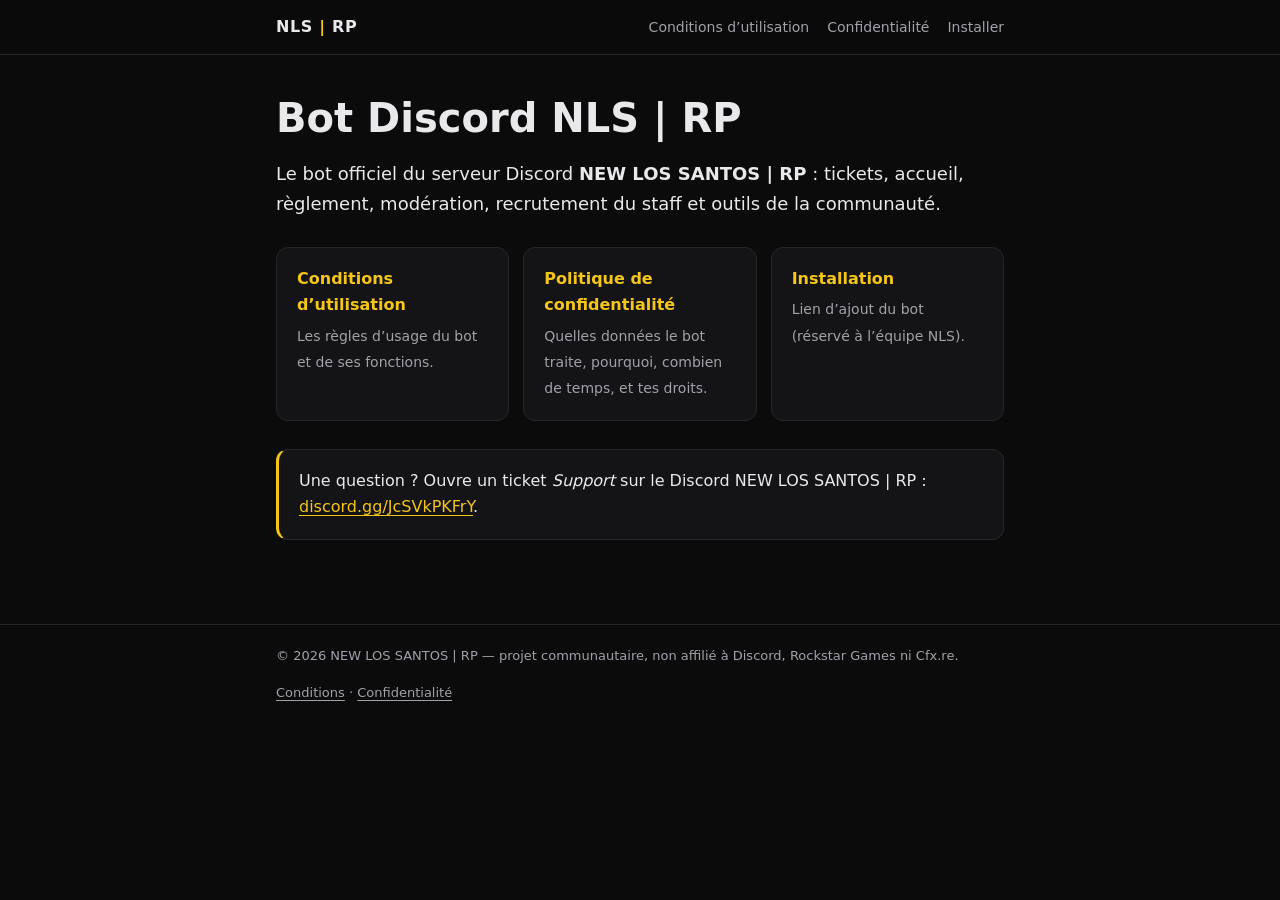
<file: index.html>
<!doctype html>
<html lang="fr">
<head>
  <meta charset="utf-8">
  <meta name="viewport" content="width=device-width, initial-scale=1">
  <title>NLS | RP — Bot Discord</title>
  <meta name="description" content="Informations légales du bot Discord NLS | RP du serveur NEW LOS SANTOS | RP : conditions d’utilisation, politique de confidentialité et installation.">
  <link rel="stylesheet" href="assets/style.css">
  <link rel="icon" href="assets/favicon.svg" type="image/svg+xml">
</head>
<body>
  <header class="topbar">
    <div class="wrap">
      <a class="brand" href="./">NLS <span>|</span> RP</a>
      <nav aria-label="Navigation principale">
        <a href="conditions/">Conditions d’utilisation</a>
        <a href="confidentialite/">Confidentialité</a>
        <a href="installer/">Installer</a>
      </nav>
    </div>
  </header>

  <main class="wrap">
    <h1>Bot Discord NLS | RP</h1>
    <p class="lead">Le bot officiel du serveur Discord <strong>NEW LOS SANTOS | RP</strong> : tickets, accueil, règlement, modération, recrutement du staff et outils de la communauté.</p>

    <div class="grid">
      <a class="card" href="conditions/">
        <strong>Conditions d’utilisation</strong>
        <span>Les règles d’usage du bot et de ses fonctions.</span>
      </a>
      <a class="card" href="confidentialite/">
        <strong>Politique de confidentialité</strong>
        <span>Quelles données le bot traite, pourquoi, combien de temps, et tes droits.</span>
      </a>
      <a class="card" href="installer/">
        <strong>Installation</strong>
        <span>Lien d’ajout du bot (réservé à l’équipe NLS).</span>
      </a>
    </div>

    <div class="card note">
      Une question ? Ouvre un ticket <em>Support</em> sur le Discord NEW LOS SANTOS | RP :
      <a href="https://discord.gg/JcSVkPKFrY" rel="noopener">discord.gg/JcSVkPKFrY</a>.
    </div>
  </main>

  <footer>
    <div class="wrap">
      <span>© 2026 NEW LOS SANTOS | RP — projet communautaire, non affilié à Discord, Rockstar Games ni Cfx.re.</span>
      <span><a href="conditions/">Conditions</a> · <a href="confidentialite/">Confidentialité</a></span>
    </div>
  </footer>
</body>
</html>
</file>
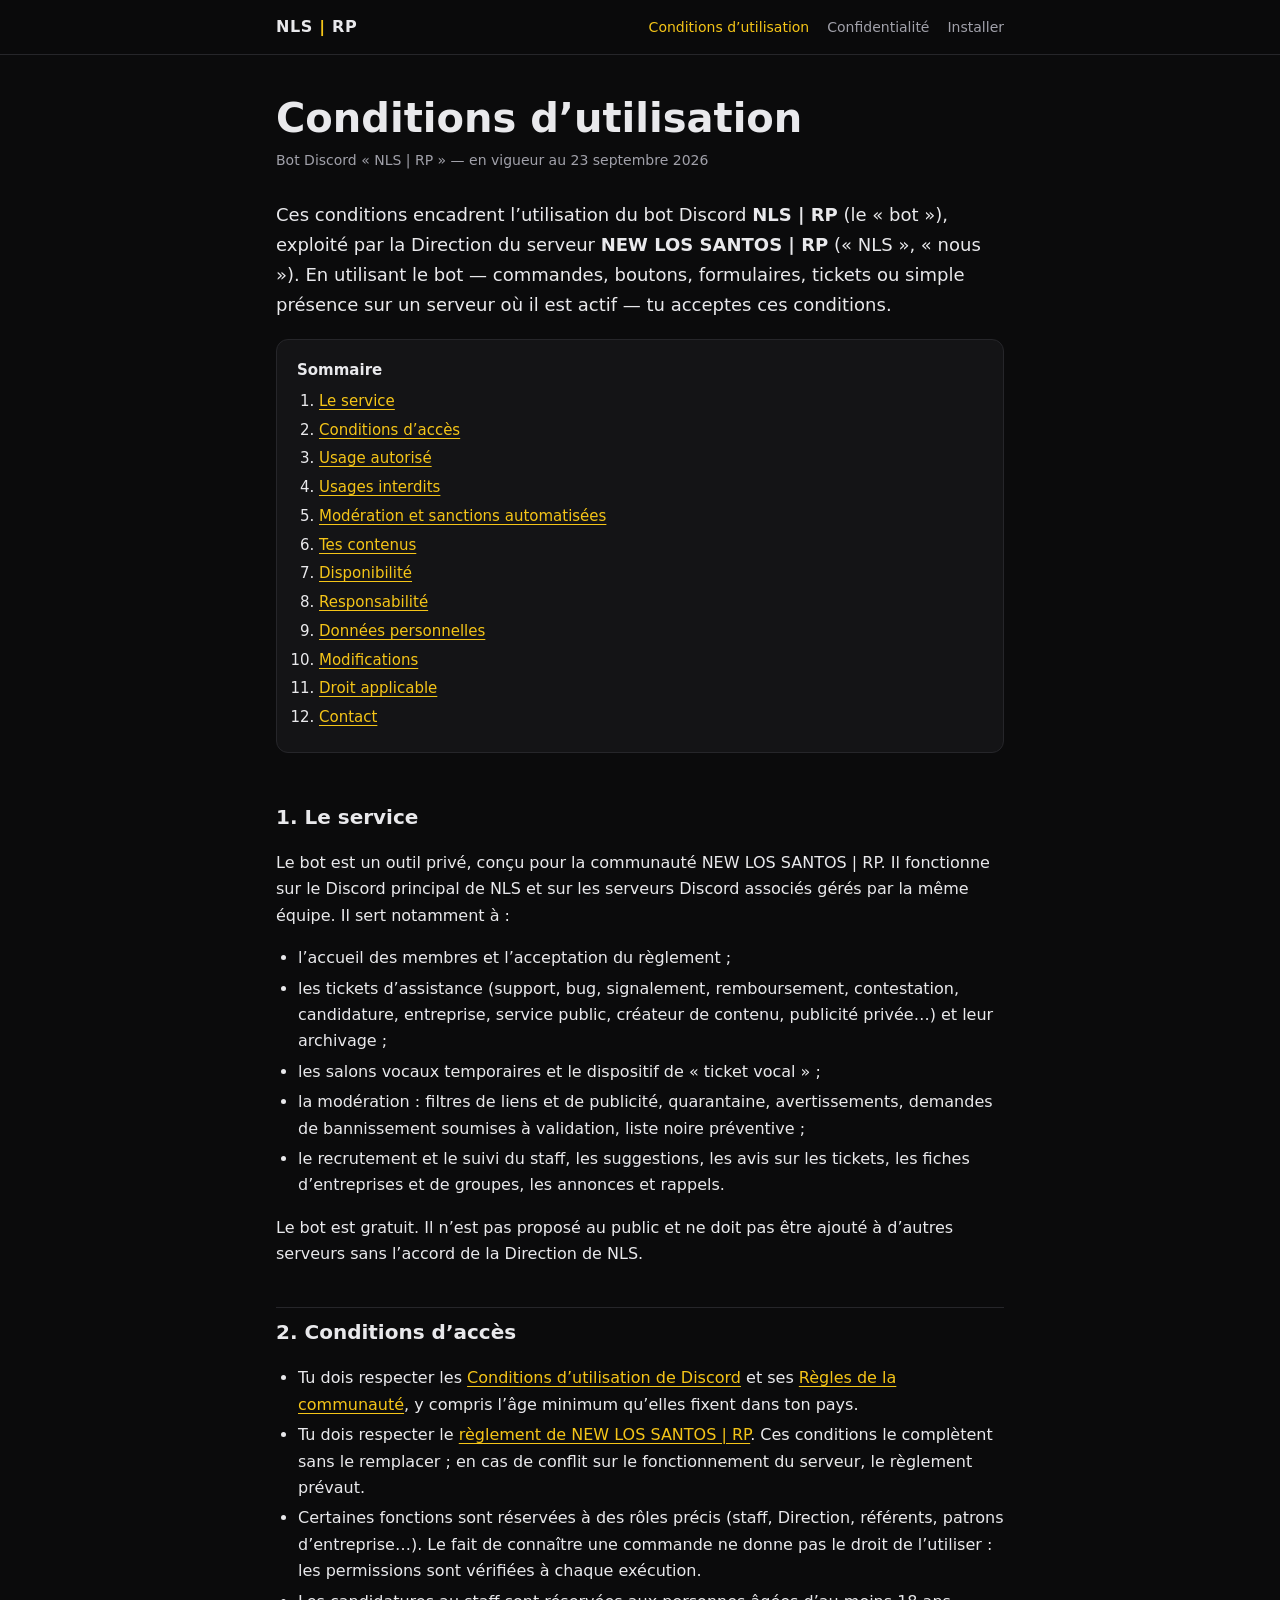
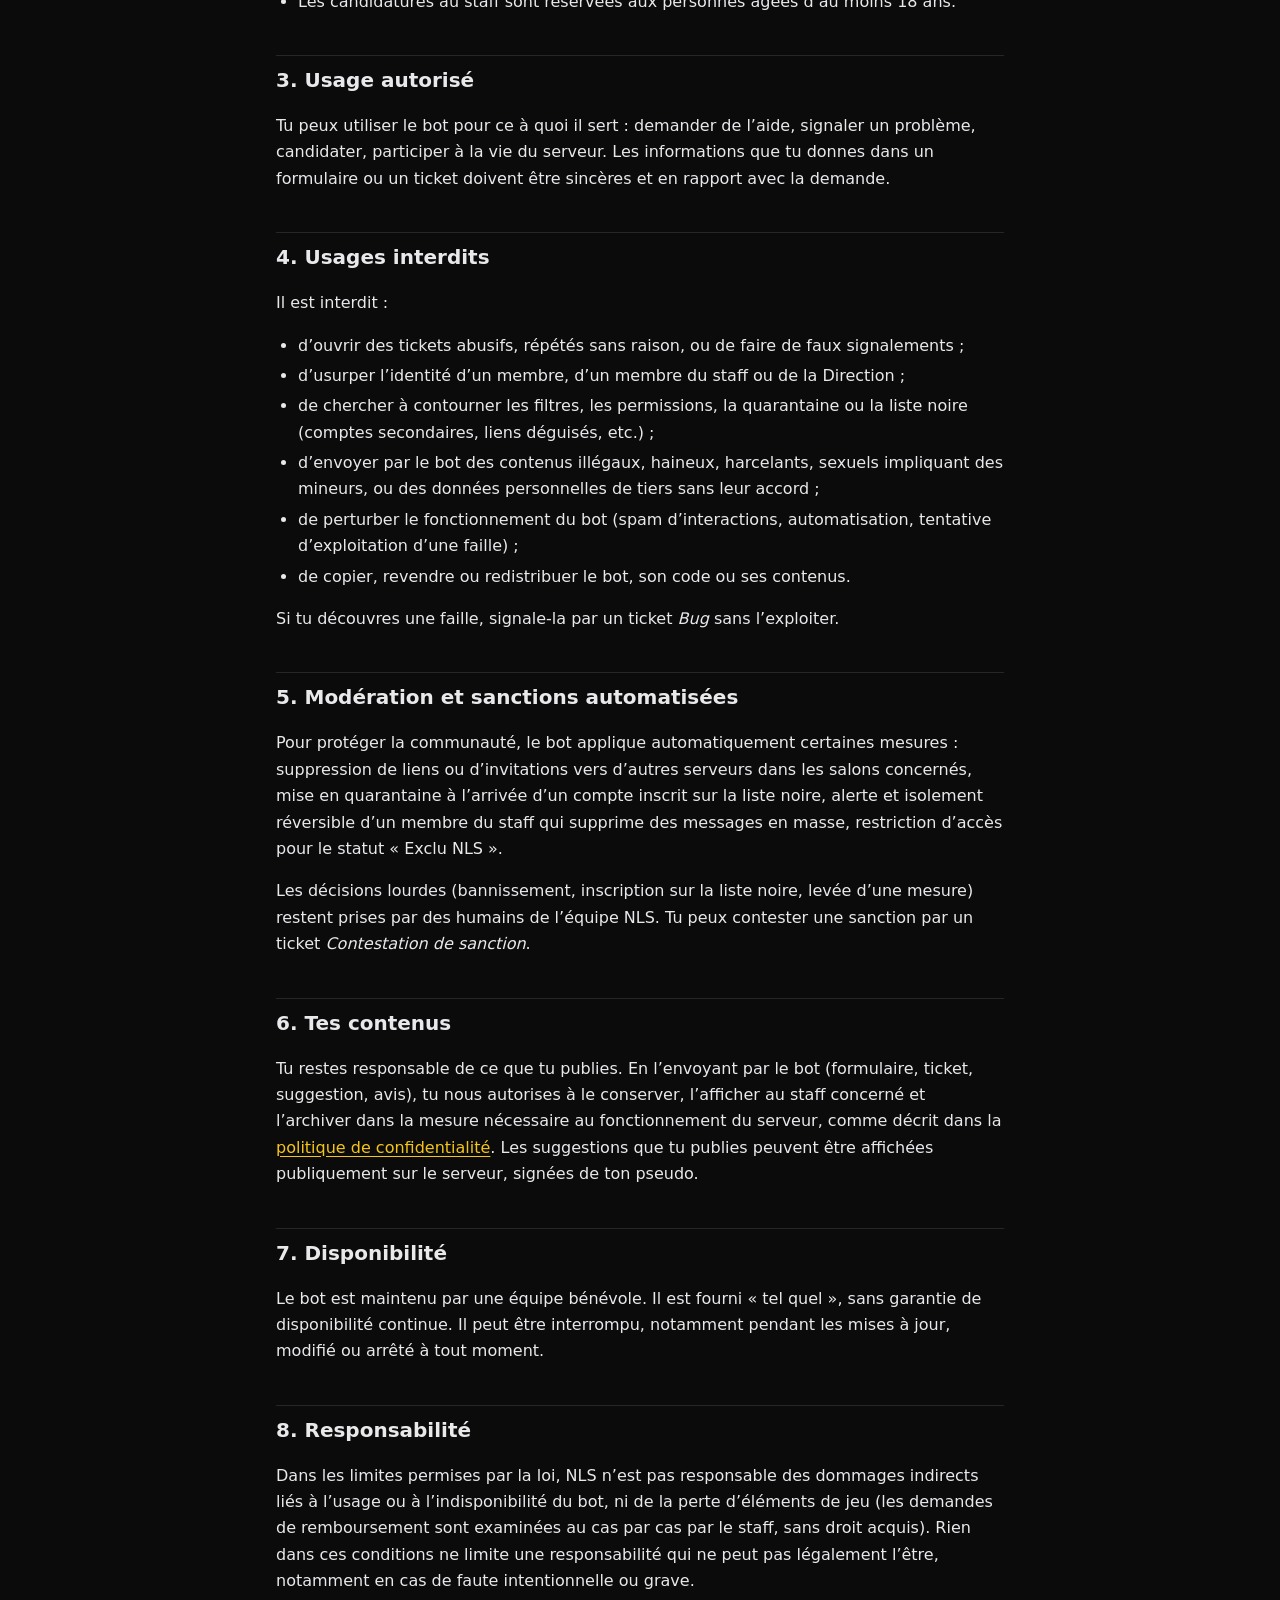
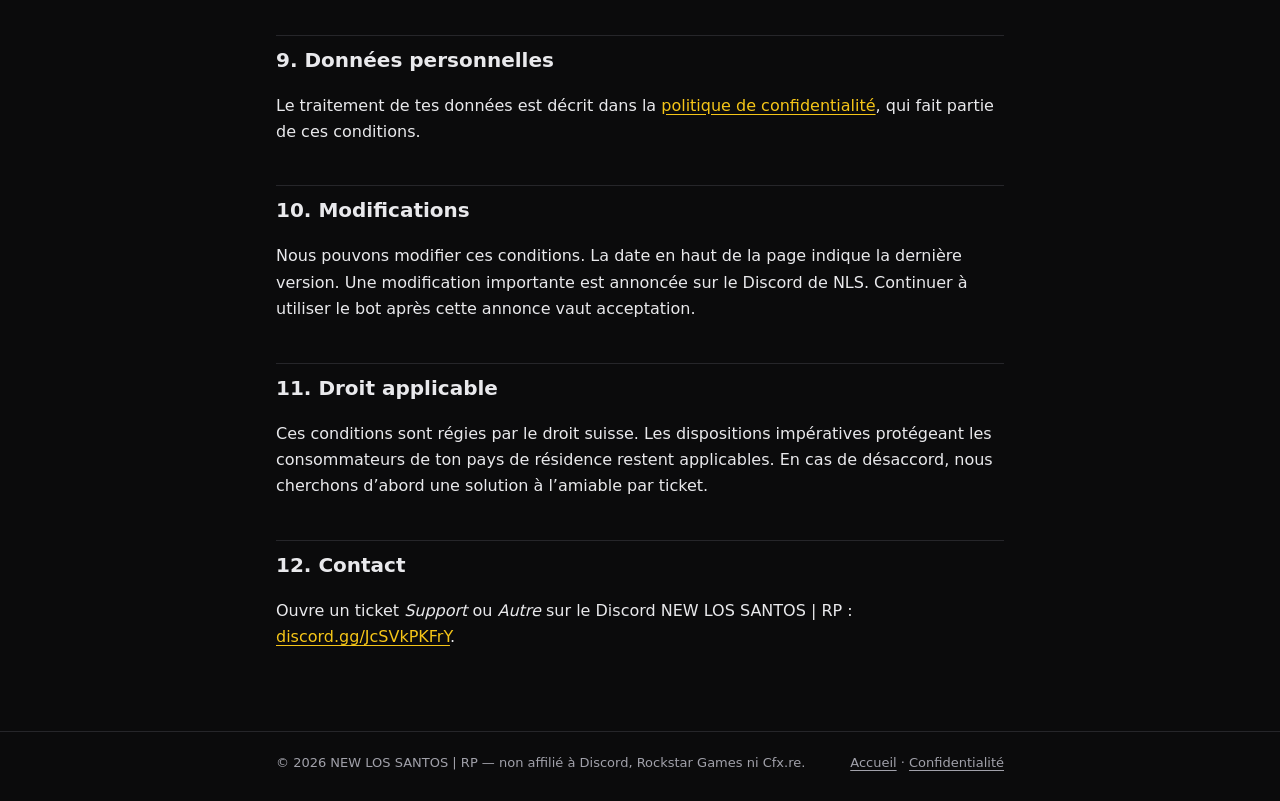
<file: conditions/index.html>
<!doctype html>
<html lang="fr">
<head>
  <meta charset="utf-8">
  <meta name="viewport" content="width=device-width, initial-scale=1">
  <title>Conditions d’utilisation — NLS | RP</title>
  <meta name="description" content="Conditions d’utilisation du bot Discord NLS | RP du serveur NEW LOS SANTOS | RP.">
  <link rel="stylesheet" href="../assets/style.css">
  <link rel="icon" href="../assets/favicon.svg" type="image/svg+xml">
</head>
<body>
  <header class="topbar">
    <div class="wrap">
      <a class="brand" href="../">NLS <span>|</span> RP</a>
      <nav aria-label="Navigation principale">
        <a href="./" aria-current="page">Conditions d’utilisation</a>
        <a href="../confidentialite/">Confidentialité</a>
        <a href="../installer/">Installer</a>
      </nav>
    </div>
  </header>

  <main class="wrap">
    <h1>Conditions d’utilisation</h1>
    <p class="meta">Bot Discord « NLS | RP » — en vigueur au <time datetime="2026-09-23">23 septembre 2026</time></p>

    <p class="lead">Ces conditions encadrent l’utilisation du bot Discord <strong>NLS | RP</strong> (le « bot »), exploité par la Direction du serveur <strong>NEW LOS SANTOS | RP</strong> (« NLS », « nous »). En utilisant le bot — commandes, boutons, formulaires, tickets ou simple présence sur un serveur où il est actif — tu acceptes ces conditions.</p>

    <nav class="card toc" aria-label="Sommaire">
      <strong>Sommaire</strong>
      <ol>
        <li><a href="#service">Le service</a></li>
        <li><a href="#conditions">Conditions d’accès</a></li>
        <li><a href="#usage">Usage autorisé</a></li>
        <li><a href="#interdits">Usages interdits</a></li>
        <li><a href="#moderation">Modération et sanctions automatisées</a></li>
        <li><a href="#contenus">Tes contenus</a></li>
        <li><a href="#disponibilite">Disponibilité</a></li>
        <li><a href="#responsabilite">Responsabilité</a></li>
        <li><a href="#donnees">Données personnelles</a></li>
        <li><a href="#modifications">Modifications</a></li>
        <li><a href="#droit">Droit applicable</a></li>
        <li><a href="#contact">Contact</a></li>
      </ol>
    </nav>

    <h2 id="service">1. Le service</h2>
    <p>Le bot est un outil privé, conçu pour la communauté NEW LOS SANTOS | RP. Il fonctionne sur le Discord principal de NLS et sur les serveurs Discord associés gérés par la même équipe. Il sert notamment à :</p>
    <ul>
      <li>l’accueil des membres et l’acceptation du règlement ;</li>
      <li>les tickets d’assistance (support, bug, signalement, remboursement, contestation, candidature, entreprise, service public, créateur de contenu, publicité privée…) et leur archivage ;</li>
      <li>les salons vocaux temporaires et le dispositif de « ticket vocal » ;</li>
      <li>la modération : filtres de liens et de publicité, quarantaine, avertissements, demandes de bannissement soumises à validation, liste noire préventive ;</li>
      <li>le recrutement et le suivi du staff, les suggestions, les avis sur les tickets, les fiches d’entreprises et de groupes, les annonces et rappels.</li>
    </ul>
    <p>Le bot est gratuit. Il n’est pas proposé au public et ne doit pas être ajouté à d’autres serveurs sans l’accord de la Direction de NLS.</p>

    <h2 id="conditions">2. Conditions d’accès</h2>
    <ul>
      <li>Tu dois respecter les <a href="https://discord.com/terms" rel="noopener">Conditions d’utilisation de Discord</a> et ses <a href="https://discord.com/guidelines" rel="noopener">Règles de la communauté</a>, y compris l’âge minimum qu’elles fixent dans ton pays.</li>
      <li>Tu dois respecter le <a href="https://nlsrp.gitbook.io/reglement" rel="noopener">règlement de NEW LOS SANTOS | RP</a>. Ces conditions le complètent sans le remplacer ; en cas de conflit sur le fonctionnement du serveur, le règlement prévaut.</li>
      <li>Certaines fonctions sont réservées à des rôles précis (staff, Direction, référents, patrons d’entreprise…). Le fait de connaître une commande ne donne pas le droit de l’utiliser : les permissions sont vérifiées à chaque exécution.</li>
      <li>Les candidatures au staff sont réservées aux personnes âgées d’au moins 18 ans.</li>
    </ul>

    <h2 id="usage">3. Usage autorisé</h2>
    <p>Tu peux utiliser le bot pour ce à quoi il sert : demander de l’aide, signaler un problème, candidater, participer à la vie du serveur. Les informations que tu donnes dans un formulaire ou un ticket doivent être sincères et en rapport avec la demande.</p>

    <h2 id="interdits">4. Usages interdits</h2>
    <p>Il est interdit :</p>
    <ul>
      <li>d’ouvrir des tickets abusifs, répétés sans raison, ou de faire de faux signalements ;</li>
      <li>d’usurper l’identité d’un membre, d’un membre du staff ou de la Direction ;</li>
      <li>de chercher à contourner les filtres, les permissions, la quarantaine ou la liste noire (comptes secondaires, liens déguisés, etc.) ;</li>
      <li>d’envoyer par le bot des contenus illégaux, haineux, harcelants, sexuels impliquant des mineurs, ou des données personnelles de tiers sans leur accord ;</li>
      <li>de perturber le fonctionnement du bot (spam d’interactions, automatisation, tentative d’exploitation d’une faille) ;</li>
      <li>de copier, revendre ou redistribuer le bot, son code ou ses contenus.</li>
    </ul>
    <p>Si tu découvres une faille, signale-la par un ticket <em>Bug</em> sans l’exploiter.</p>

    <h2 id="moderation">5. Modération et sanctions automatisées</h2>
    <p>Pour protéger la communauté, le bot applique automatiquement certaines mesures : suppression de liens ou d’invitations vers d’autres serveurs dans les salons concernés, mise en quarantaine à l’arrivée d’un compte inscrit sur la liste noire, alerte et isolement réversible d’un membre du staff qui supprime des messages en masse, restriction d’accès pour le statut « Exclu NLS ».</p>
    <p>Les décisions lourdes (bannissement, inscription sur la liste noire, levée d’une mesure) restent prises par des humains de l’équipe NLS. Tu peux contester une sanction par un ticket <em>Contestation de sanction</em>.</p>

    <h2 id="contenus">6. Tes contenus</h2>
    <p>Tu restes responsable de ce que tu publies. En l’envoyant par le bot (formulaire, ticket, suggestion, avis), tu nous autorises à le conserver, l’afficher au staff concerné et l’archiver dans la mesure nécessaire au fonctionnement du serveur, comme décrit dans la <a href="../confidentialite/">politique de confidentialité</a>. Les suggestions que tu publies peuvent être affichées publiquement sur le serveur, signées de ton pseudo.</p>

    <h2 id="disponibilite">7. Disponibilité</h2>
    <p>Le bot est maintenu par une équipe bénévole. Il est fourni « tel quel », sans garantie de disponibilité continue. Il peut être interrompu, notamment pendant les mises à jour, modifié ou arrêté à tout moment.</p>

    <h2 id="responsabilite">8. Responsabilité</h2>
    <p>Dans les limites permises par la loi, NLS n’est pas responsable des dommages indirects liés à l’usage ou à l’indisponibilité du bot, ni de la perte d’éléments de jeu (les demandes de remboursement sont examinées au cas par cas par le staff, sans droit acquis). Rien dans ces conditions ne limite une responsabilité qui ne peut pas légalement l’être, notamment en cas de faute intentionnelle ou grave.</p>

    <h2 id="donnees">9. Données personnelles</h2>
    <p>Le traitement de tes données est décrit dans la <a href="../confidentialite/">politique de confidentialité</a>, qui fait partie de ces conditions.</p>

    <h2 id="modifications">10. Modifications</h2>
    <p>Nous pouvons modifier ces conditions. La date en haut de la page indique la dernière version. Une modification importante est annoncée sur le Discord de NLS. Continuer à utiliser le bot après cette annonce vaut acceptation.</p>

    <h2 id="droit">11. Droit applicable</h2>
    <p>Ces conditions sont régies par le droit suisse. Les dispositions impératives protégeant les consommateurs de ton pays de résidence restent applicables. En cas de désaccord, nous cherchons d’abord une solution à l’amiable par ticket.</p>

    <h2 id="contact">12. Contact</h2>
    <p>Ouvre un ticket <em>Support</em> ou <em>Autre</em> sur le Discord NEW LOS SANTOS | RP : <a href="https://discord.gg/JcSVkPKFrY" rel="noopener">discord.gg/JcSVkPKFrY</a>.</p>
  </main>

  <footer>
    <div class="wrap">
      <span>© 2026 NEW LOS SANTOS | RP — non affilié à Discord, Rockstar Games ni Cfx.re.</span>
      <span><a href="../">Accueil</a> · <a href="../confidentialite/">Confidentialité</a></span>
    </div>
  </footer>
</body>
</html>
</file>
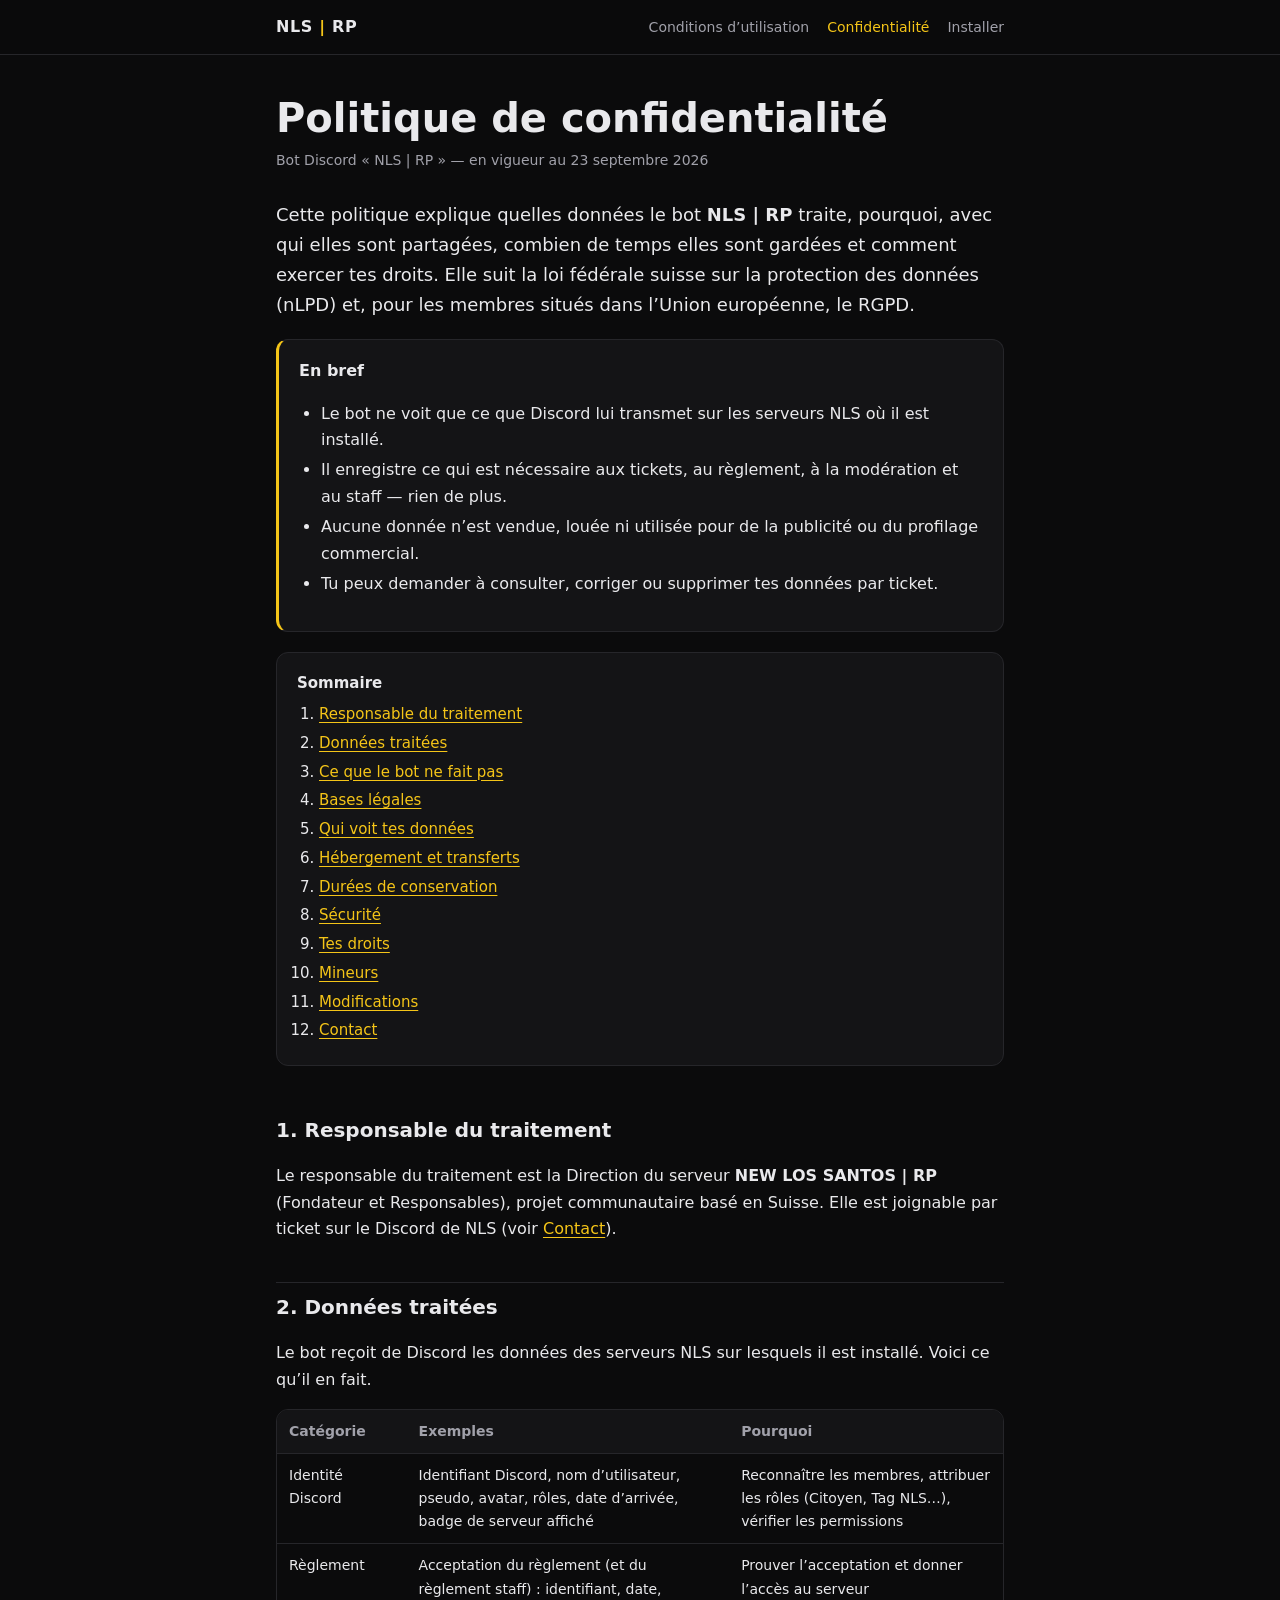
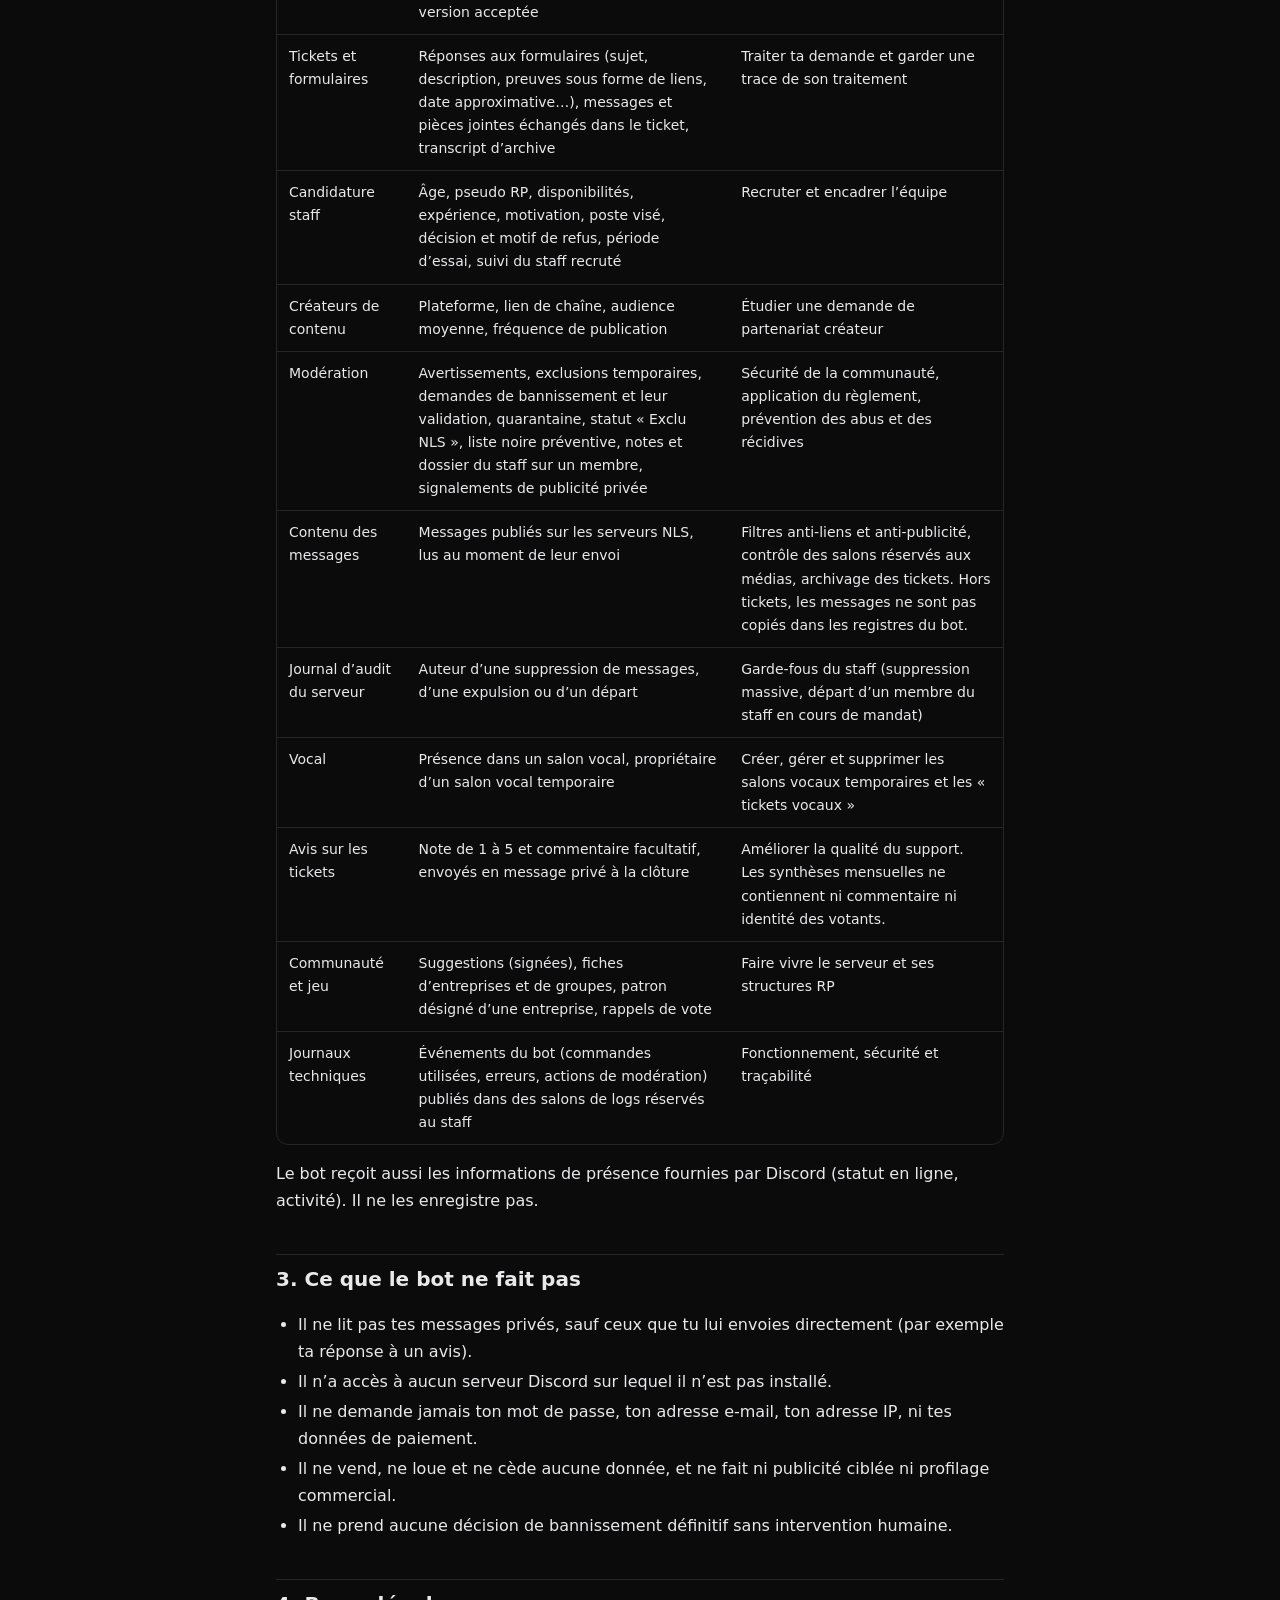
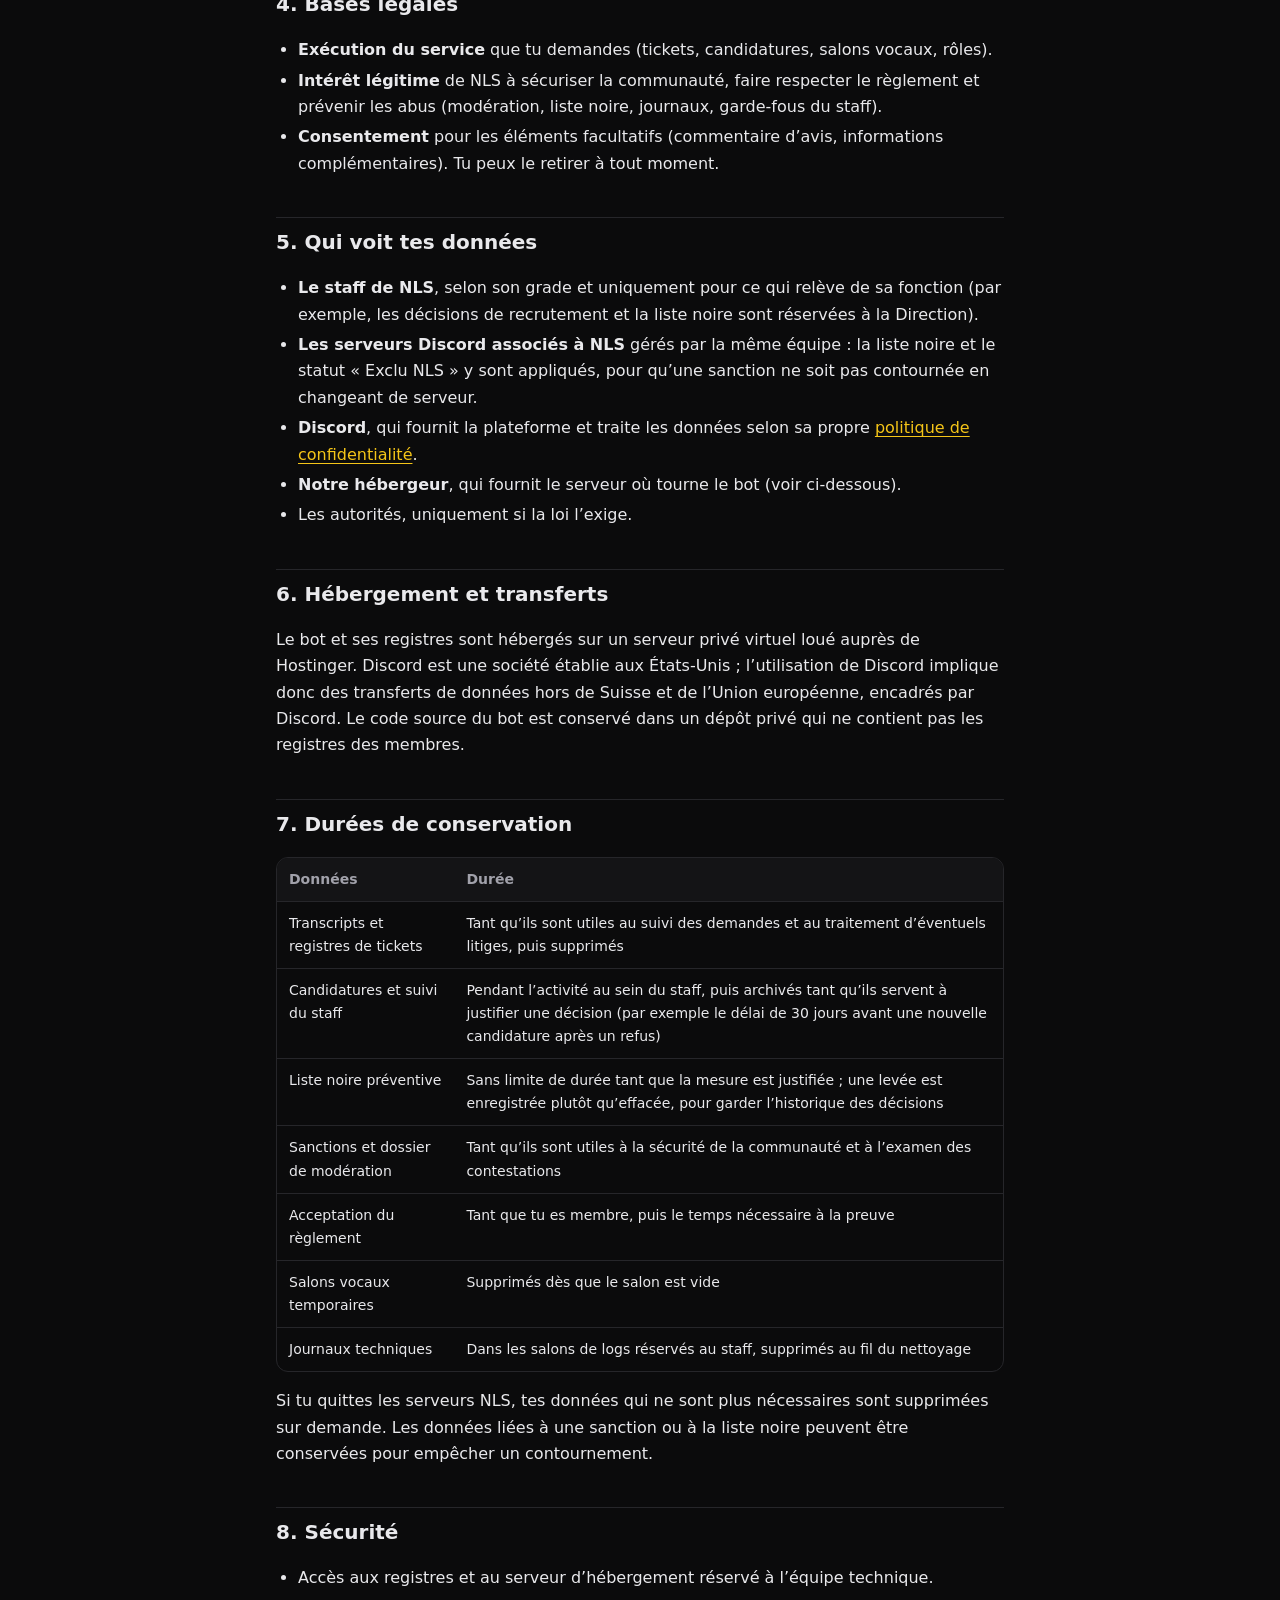
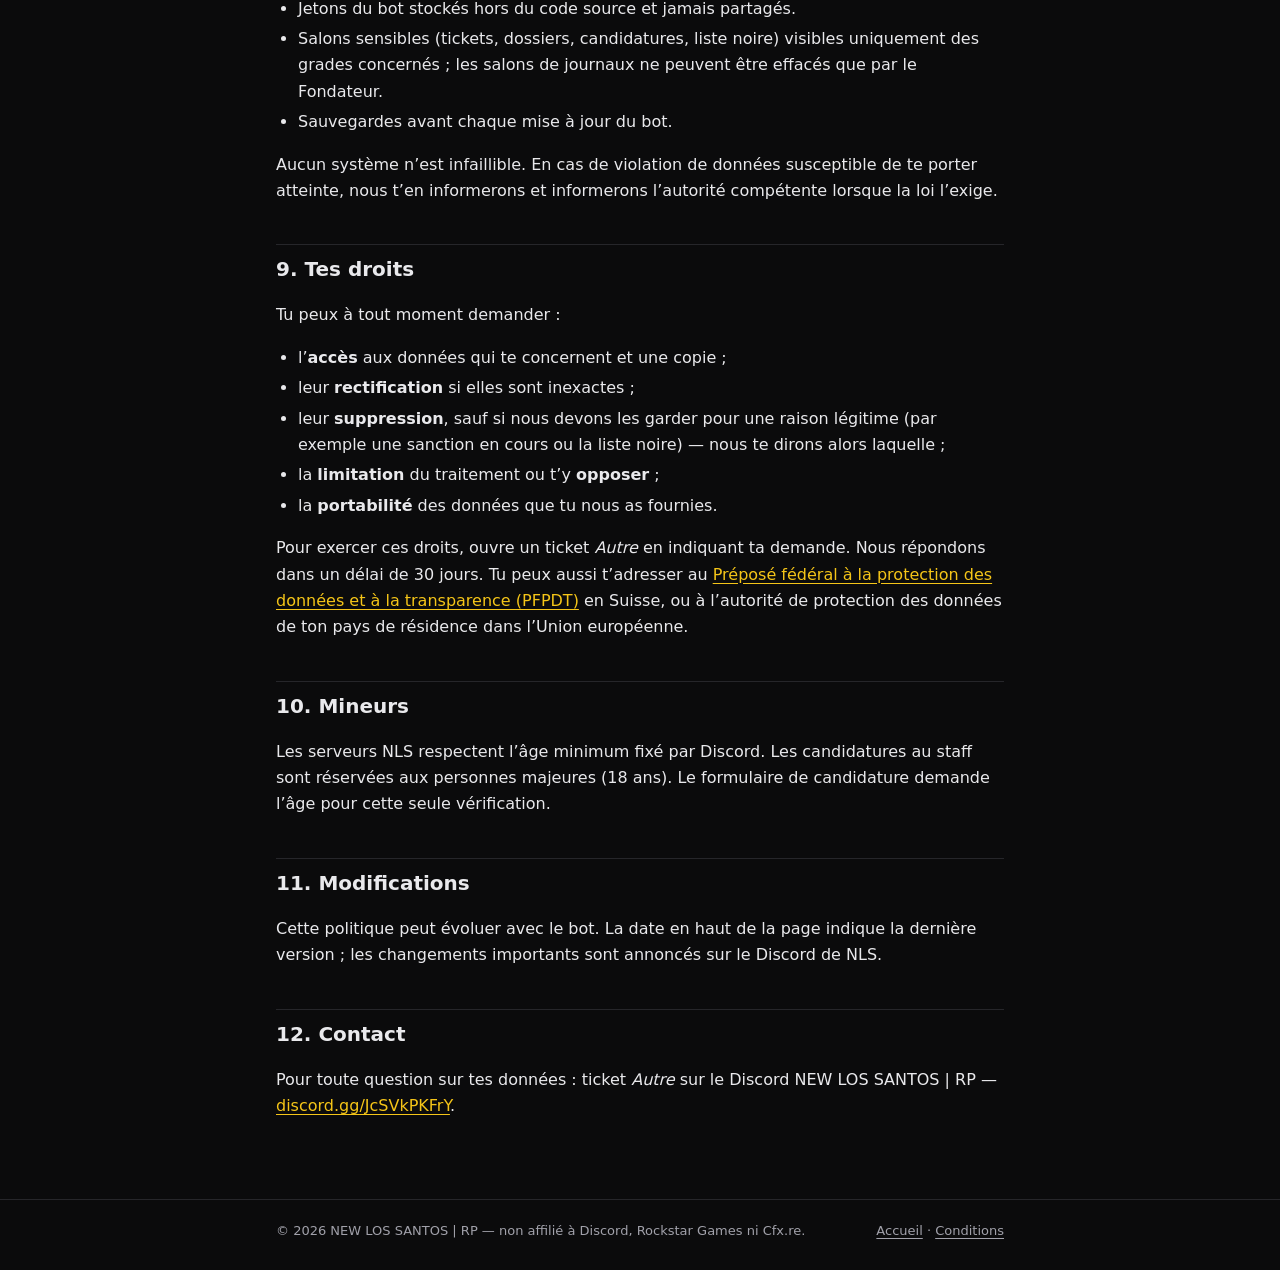
<file: confidentialite/index.html>
<!doctype html>
<html lang="fr">
<head>
  <meta charset="utf-8">
  <meta name="viewport" content="width=device-width, initial-scale=1">
  <title>Politique de confidentialité — NLS | RP</title>
  <meta name="description" content="Politique de confidentialité du bot Discord NLS | RP : données traitées, finalités, conservation et droits.">
  <link rel="stylesheet" href="../assets/style.css">
  <link rel="icon" href="../assets/favicon.svg" type="image/svg+xml">
</head>
<body>
  <header class="topbar">
    <div class="wrap">
      <a class="brand" href="../">NLS <span>|</span> RP</a>
      <nav aria-label="Navigation principale">
        <a href="../conditions/">Conditions d’utilisation</a>
        <a href="./" aria-current="page">Confidentialité</a>
        <a href="../installer/">Installer</a>
      </nav>
    </div>
  </header>

  <main class="wrap">
    <h1>Politique de confidentialité</h1>
    <p class="meta">Bot Discord « NLS | RP » — en vigueur au <time datetime="2026-09-23">23 septembre 2026</time></p>

    <p class="lead">Cette politique explique quelles données le bot <strong>NLS | RP</strong> traite, pourquoi, avec qui elles sont partagées, combien de temps elles sont gardées et comment exercer tes droits. Elle suit la loi fédérale suisse sur la protection des données (nLPD) et, pour les membres situés dans l’Union européenne, le RGPD.</p>

    <div class="card note">
      <strong>En bref</strong>
      <ul>
        <li>Le bot ne voit que ce que Discord lui transmet sur les serveurs NLS où il est installé.</li>
        <li>Il enregistre ce qui est nécessaire aux tickets, au règlement, à la modération et au staff — rien de plus.</li>
        <li>Aucune donnée n’est vendue, louée ni utilisée pour de la publicité ou du profilage commercial.</li>
        <li>Tu peux demander à consulter, corriger ou supprimer tes données par ticket.</li>
      </ul>
    </div>

    <nav class="card toc" aria-label="Sommaire">
      <strong>Sommaire</strong>
      <ol>
        <li><a href="#responsable">Responsable du traitement</a></li>
        <li><a href="#donnees">Données traitées</a></li>
        <li><a href="#non">Ce que le bot ne fait pas</a></li>
        <li><a href="#bases">Bases légales</a></li>
        <li><a href="#acces">Qui voit tes données</a></li>
        <li><a href="#transferts">Hébergement et transferts</a></li>
        <li><a href="#conservation">Durées de conservation</a></li>
        <li><a href="#securite">Sécurité</a></li>
        <li><a href="#droits">Tes droits</a></li>
        <li><a href="#mineurs">Mineurs</a></li>
        <li><a href="#modifications">Modifications</a></li>
        <li><a href="#contact">Contact</a></li>
      </ol>
    </nav>

    <h2 id="responsable">1. Responsable du traitement</h2>
    <p>Le responsable du traitement est la Direction du serveur <strong>NEW LOS SANTOS | RP</strong> (Fondateur et Responsables), projet communautaire basé en Suisse. Elle est joignable par ticket sur le Discord de NLS (voir <a href="#contact">Contact</a>).</p>

    <h2 id="donnees">2. Données traitées</h2>
    <p>Le bot reçoit de Discord les données des serveurs NLS sur lesquels il est installé. Voici ce qu’il en fait.</p>

    <div class="table-wrap">
      <table>
        <thead>
          <tr><th scope="col">Catégorie</th><th scope="col">Exemples</th><th scope="col">Pourquoi</th></tr>
        </thead>
        <tbody>
          <tr>
            <td>Identité Discord</td>
            <td>Identifiant Discord, nom d’utilisateur, pseudo, avatar, rôles, date d’arrivée, badge de serveur affiché</td>
            <td>Reconnaître les membres, attribuer les rôles (Citoyen, Tag NLS…), vérifier les permissions</td>
          </tr>
          <tr>
            <td>Règlement</td>
            <td>Acceptation du règlement (et du règlement staff) : identifiant, date, version acceptée</td>
            <td>Prouver l’acceptation et donner l’accès au serveur</td>
          </tr>
          <tr>
            <td>Tickets et formulaires</td>
            <td>Réponses aux formulaires (sujet, description, preuves sous forme de liens, date approximative…), messages et pièces jointes échangés dans le ticket, transcript d’archive</td>
            <td>Traiter ta demande et garder une trace de son traitement</td>
          </tr>
          <tr>
            <td>Candidature staff</td>
            <td>Âge, pseudo RP, disponibilités, expérience, motivation, poste visé, décision et motif de refus, période d’essai, suivi du staff recruté</td>
            <td>Recruter et encadrer l’équipe</td>
          </tr>
          <tr>
            <td>Créateurs de contenu</td>
            <td>Plateforme, lien de chaîne, audience moyenne, fréquence de publication</td>
            <td>Étudier une demande de partenariat créateur</td>
          </tr>
          <tr>
            <td>Modération</td>
            <td>Avertissements, exclusions temporaires, demandes de bannissement et leur validation, quarantaine, statut « Exclu NLS », liste noire préventive, notes et dossier du staff sur un membre, signalements de publicité privée</td>
            <td>Sécurité de la communauté, application du règlement, prévention des abus et des récidives</td>
          </tr>
          <tr>
            <td>Contenu des messages</td>
            <td>Messages publiés sur les serveurs NLS, lus au moment de leur envoi</td>
            <td>Filtres anti-liens et anti-publicité, contrôle des salons réservés aux médias, archivage des tickets. Hors tickets, les messages ne sont pas copiés dans les registres du bot.</td>
          </tr>
          <tr>
            <td>Journal d’audit du serveur</td>
            <td>Auteur d’une suppression de messages, d’une expulsion ou d’un départ</td>
            <td>Garde-fous du staff (suppression massive, départ d’un membre du staff en cours de mandat)</td>
          </tr>
          <tr>
            <td>Vocal</td>
            <td>Présence dans un salon vocal, propriétaire d’un salon vocal temporaire</td>
            <td>Créer, gérer et supprimer les salons vocaux temporaires et les « tickets vocaux »</td>
          </tr>
          <tr>
            <td>Avis sur les tickets</td>
            <td>Note de 1 à 5 et commentaire facultatif, envoyés en message privé à la clôture</td>
            <td>Améliorer la qualité du support. Les synthèses mensuelles ne contiennent ni commentaire ni identité des votants.</td>
          </tr>
          <tr>
            <td>Communauté et jeu</td>
            <td>Suggestions (signées), fiches d’entreprises et de groupes, patron désigné d’une entreprise, rappels de vote</td>
            <td>Faire vivre le serveur et ses structures RP</td>
          </tr>
          <tr>
            <td>Journaux techniques</td>
            <td>Événements du bot (commandes utilisées, erreurs, actions de modération) publiés dans des salons de logs réservés au staff</td>
            <td>Fonctionnement, sécurité et traçabilité</td>
          </tr>
        </tbody>
      </table>
    </div>

    <p>Le bot reçoit aussi les informations de présence fournies par Discord (statut en ligne, activité). Il ne les enregistre pas.</p>

    <h2 id="non">3. Ce que le bot ne fait pas</h2>
    <ul>
      <li>Il ne lit pas tes messages privés, sauf ceux que tu lui envoies directement (par exemple ta réponse à un avis).</li>
      <li>Il n’a accès à aucun serveur Discord sur lequel il n’est pas installé.</li>
      <li>Il ne demande jamais ton mot de passe, ton adresse e-mail, ton adresse IP, ni tes données de paiement.</li>
      <li>Il ne vend, ne loue et ne cède aucune donnée, et ne fait ni publicité ciblée ni profilage commercial.</li>
      <li>Il ne prend aucune décision de bannissement définitif sans intervention humaine.</li>
    </ul>

    <h2 id="bases">4. Bases légales</h2>
    <ul>
      <li><strong>Exécution du service</strong> que tu demandes (tickets, candidatures, salons vocaux, rôles).</li>
      <li><strong>Intérêt légitime</strong> de NLS à sécuriser la communauté, faire respecter le règlement et prévenir les abus (modération, liste noire, journaux, garde-fous du staff).</li>
      <li><strong>Consentement</strong> pour les éléments facultatifs (commentaire d’avis, informations complémentaires). Tu peux le retirer à tout moment.</li>
    </ul>

    <h2 id="acces">5. Qui voit tes données</h2>
    <ul>
      <li><strong>Le staff de NLS</strong>, selon son grade et uniquement pour ce qui relève de sa fonction (par exemple, les décisions de recrutement et la liste noire sont réservées à la Direction).</li>
      <li><strong>Les serveurs Discord associés à NLS</strong> gérés par la même équipe : la liste noire et le statut « Exclu NLS » y sont appliqués, pour qu’une sanction ne soit pas contournée en changeant de serveur.</li>
      <li><strong>Discord</strong>, qui fournit la plateforme et traite les données selon sa propre <a href="https://discord.com/privacy" rel="noopener">politique de confidentialité</a>.</li>
      <li><strong>Notre hébergeur</strong>, qui fournit le serveur où tourne le bot (voir ci-dessous).</li>
      <li>Les autorités, uniquement si la loi l’exige.</li>
    </ul>

    <h2 id="transferts">6. Hébergement et transferts</h2>
    <p>Le bot et ses registres sont hébergés sur un serveur privé virtuel loué auprès de Hostinger. Discord est une société établie aux États-Unis ; l’utilisation de Discord implique donc des transferts de données hors de Suisse et de l’Union européenne, encadrés par Discord. Le code source du bot est conservé dans un dépôt privé qui ne contient pas les registres des membres.</p>

    <h2 id="conservation">7. Durées de conservation</h2>
    <div class="table-wrap">
      <table>
        <thead>
          <tr><th scope="col">Données</th><th scope="col">Durée</th></tr>
        </thead>
        <tbody>
          <tr><td>Transcripts et registres de tickets</td><td>Tant qu’ils sont utiles au suivi des demandes et au traitement d’éventuels litiges, puis supprimés</td></tr>
          <tr><td>Candidatures et suivi du staff</td><td>Pendant l’activité au sein du staff, puis archivés tant qu’ils servent à justifier une décision (par exemple le délai de 30 jours avant une nouvelle candidature après un refus)</td></tr>
          <tr><td>Liste noire préventive</td><td>Sans limite de durée tant que la mesure est justifiée ; une levée est enregistrée plutôt qu’effacée, pour garder l’historique des décisions</td></tr>
          <tr><td>Sanctions et dossier de modération</td><td>Tant qu’ils sont utiles à la sécurité de la communauté et à l’examen des contestations</td></tr>
          <tr><td>Acceptation du règlement</td><td>Tant que tu es membre, puis le temps nécessaire à la preuve</td></tr>
          <tr><td>Salons vocaux temporaires</td><td>Supprimés dès que le salon est vide</td></tr>
          <tr><td>Journaux techniques</td><td>Dans les salons de logs réservés au staff, supprimés au fil du nettoyage</td></tr>
        </tbody>
      </table>
    </div>
    <p>Si tu quittes les serveurs NLS, tes données qui ne sont plus nécessaires sont supprimées sur demande. Les données liées à une sanction ou à la liste noire peuvent être conservées pour empêcher un contournement.</p>

    <h2 id="securite">8. Sécurité</h2>
    <ul>
      <li>Accès aux registres et au serveur d’hébergement réservé à l’équipe technique.</li>
      <li>Jetons du bot stockés hors du code source et jamais partagés.</li>
      <li>Salons sensibles (tickets, dossiers, candidatures, liste noire) visibles uniquement des grades concernés ; les salons de journaux ne peuvent être effacés que par le Fondateur.</li>
      <li>Sauvegardes avant chaque mise à jour du bot.</li>
    </ul>
    <p>Aucun système n’est infaillible. En cas de violation de données susceptible de te porter atteinte, nous t’en informerons et informerons l’autorité compétente lorsque la loi l’exige.</p>

    <h2 id="droits">9. Tes droits</h2>
    <p>Tu peux à tout moment demander :</p>
    <ul>
      <li>l’<strong>accès</strong> aux données qui te concernent et une copie ;</li>
      <li>leur <strong>rectification</strong> si elles sont inexactes ;</li>
      <li>leur <strong>suppression</strong>, sauf si nous devons les garder pour une raison légitime (par exemple une sanction en cours ou la liste noire) — nous te dirons alors laquelle ;</li>
      <li>la <strong>limitation</strong> du traitement ou t’y <strong>opposer</strong> ;</li>
      <li>la <strong>portabilité</strong> des données que tu nous as fournies.</li>
    </ul>
    <p>Pour exercer ces droits, ouvre un ticket <em>Autre</em> en indiquant ta demande. Nous répondons dans un délai de 30 jours. Tu peux aussi t’adresser au <a href="https://www.edoeb.admin.ch" rel="noopener">Préposé fédéral à la protection des données et à la transparence (PFPDT)</a> en Suisse, ou à l’autorité de protection des données de ton pays de résidence dans l’Union européenne.</p>

    <h2 id="mineurs">10. Mineurs</h2>
    <p>Les serveurs NLS respectent l’âge minimum fixé par Discord. Les candidatures au staff sont réservées aux personnes majeures (18 ans). Le formulaire de candidature demande l’âge pour cette seule vérification.</p>

    <h2 id="modifications">11. Modifications</h2>
    <p>Cette politique peut évoluer avec le bot. La date en haut de la page indique la dernière version ; les changements importants sont annoncés sur le Discord de NLS.</p>

    <h2 id="contact">12. Contact</h2>
    <p>Pour toute question sur tes données : ticket <em>Autre</em> sur le Discord NEW LOS SANTOS | RP — <a href="https://discord.gg/JcSVkPKFrY" rel="noopener">discord.gg/JcSVkPKFrY</a>.</p>
  </main>

  <footer>
    <div class="wrap">
      <span>© 2026 NEW LOS SANTOS | RP — non affilié à Discord, Rockstar Games ni Cfx.re.</span>
      <span><a href="../">Accueil</a> · <a href="../conditions/">Conditions</a></span>
    </div>
  </footer>
</body>
</html>
</file>
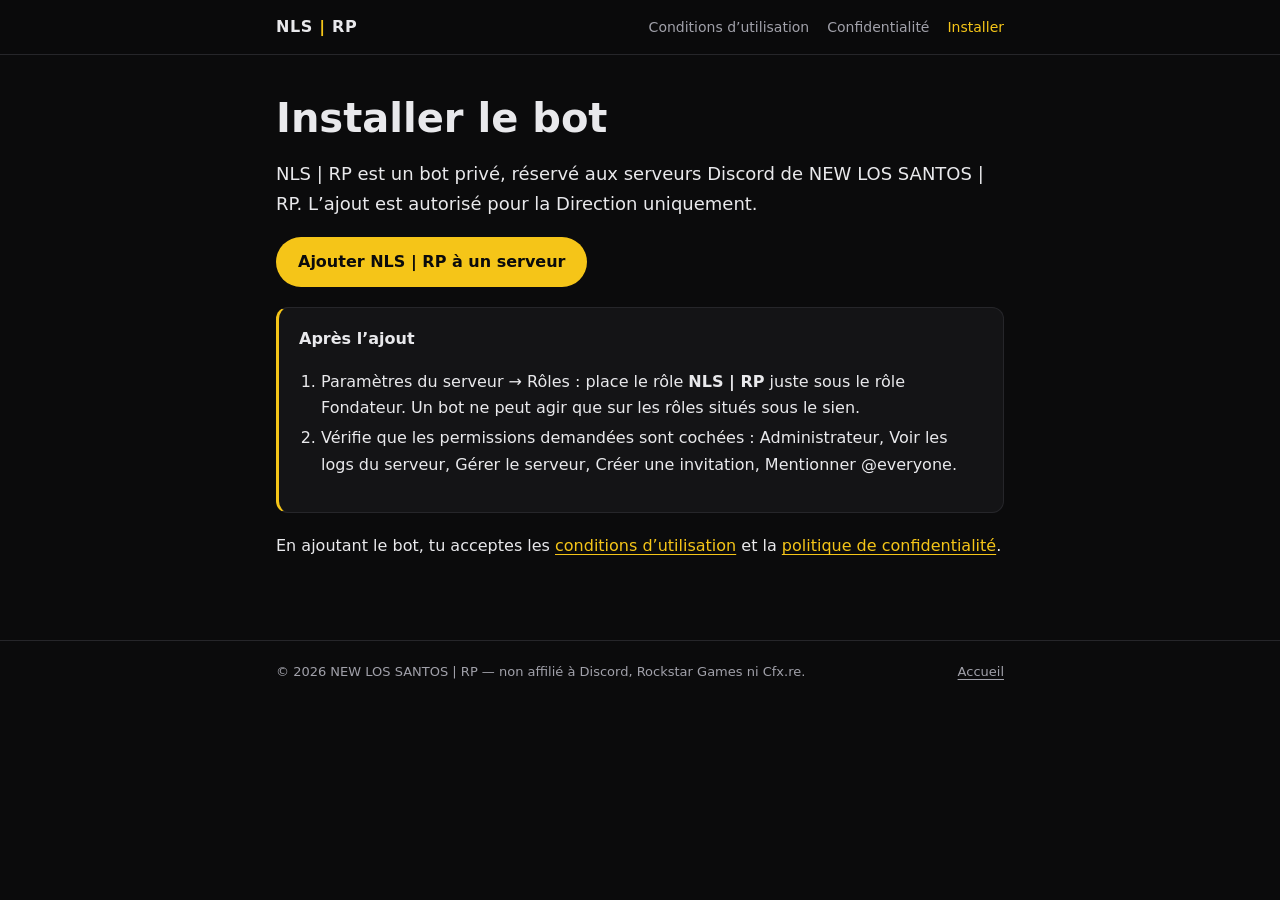
<file: installer/index.html>
<!doctype html>
<html lang="fr">
<head>
  <meta charset="utf-8">
  <meta name="viewport" content="width=device-width, initial-scale=1">
  <title>Installer NLS | RP</title>
  <meta name="description" content="Lien d’installation du bot Discord NLS | RP.">
  <meta name="robots" content="noindex">
  <link rel="stylesheet" href="../assets/style.css">
  <link rel="icon" href="../assets/favicon.svg" type="image/svg+xml">
</head>
<body>
  <header class="topbar">
    <div class="wrap">
      <a class="brand" href="../">NLS <span>|</span> RP</a>
      <nav aria-label="Navigation principale">
        <a href="../conditions/">Conditions d’utilisation</a>
        <a href="../confidentialite/">Confidentialité</a>
        <a href="./" aria-current="page">Installer</a>
      </nav>
    </div>
  </header>

  <main class="wrap">
    <h1>Installer le bot</h1>
    <p class="lead">NLS | RP est un bot privé, réservé aux serveurs Discord de NEW LOS SANTOS | RP. L’ajout est autorisé pour la Direction uniquement.</p>

    <p><a class="btn" id="install" href="https://discord.com/oauth2/authorize?client_id=1545186081228726292&amp;permissions=131241&amp;integration_type=0&amp;scope=bot+applications.commands">Ajouter NLS | RP à un serveur</a></p>

    <div class="card note">
      <strong>Après l’ajout</strong>
      <ol>
        <li>Paramètres du serveur → Rôles : place le rôle <strong>NLS | RP</strong> juste sous le rôle Fondateur. Un bot ne peut agir que sur les rôles situés sous le sien.</li>
        <li>Vérifie que les permissions demandées sont cochées : Administrateur, Voir les logs du serveur, Gérer le serveur, Créer une invitation, Mentionner @everyone.</li>
      </ol>
    </div>

    <p>En ajoutant le bot, tu acceptes les <a href="../conditions/">conditions d’utilisation</a> et la <a href="../confidentialite/">politique de confidentialité</a>.</p>
  </main>

  <footer>
    <div class="wrap">
      <span>© 2026 NEW LOS SANTOS | RP — non affilié à Discord, Rockstar Games ni Cfx.re.</span>
      <span><a href="../">Accueil</a></span>
    </div>
  </footer>
</body>
</html>
</file>
<file: assets/style.css>
/* NLS | RP — pages légales. Noir / jaune, aucune ressource externe. */
:root {
  --bg: #0b0b0c;
  --surface: #141416;
  --border: #26262a;
  --text: #e9e9ec;
  --muted: #a1a1aa;
  --accent: #f5c518;
  --accent-ink: #0b0b0c;
  --radius: 12px;
  color-scheme: dark;
}

* { box-sizing: border-box; }

html { -webkit-text-size-adjust: 100%; }

body {
  margin: 0;
  background: var(--bg);
  color: var(--text);
  font: 16px/1.65 system-ui, -apple-system, "Segoe UI", Roboto, "Helvetica Neue", Arial, sans-serif;
}

a { color: var(--accent); text-underline-offset: 3px; }
a:hover { text-decoration-thickness: 2px; }
a:focus-visible, .btn:focus-visible { outline: 2px solid var(--accent); outline-offset: 3px; border-radius: 4px; }

.topbar {
  border-bottom: 1px solid var(--border);
  background: rgba(11, 11, 12, .92);
  position: sticky; top: 0; z-index: 10;
  backdrop-filter: blur(6px);
}
.topbar .wrap { display: flex; align-items: center; justify-content: space-between; gap: 16px; padding-top: 14px; padding-bottom: 14px; flex-wrap: wrap; }
.brand { color: var(--text); text-decoration: none; font-weight: 800; letter-spacing: .04em; }
.brand span { color: var(--accent); }
.topbar nav { display: flex; gap: 18px; flex-wrap: wrap; font-size: 14px; }
.topbar nav a { color: var(--muted); text-decoration: none; }
.topbar nav a[aria-current="page"], .topbar nav a:hover { color: var(--accent); }

.wrap { max-width: 760px; margin: 0 auto; padding-left: 16px; padding-right: 16px; }
main.wrap { padding-top: 40px; padding-bottom: 64px; }

h1 { font-size: clamp(28px, 6vw, 40px); line-height: 1.15; margin: 0 0 8px; }
h2 { font-size: 20px; margin: 40px 0 10px; padding-top: 8px; border-top: 1px solid var(--border); }
h2:first-of-type { border-top: 0; }
h3 { font-size: 16px; margin: 22px 0 6px; }
.meta { color: var(--muted); font-size: 14px; margin: 0 0 28px; }
.lead { font-size: 18px; color: var(--text); }

ul, ol { padding-left: 22px; }
li { margin: 4px 0; }

.card {
  background: var(--surface);
  border: 1px solid var(--border);
  border-radius: var(--radius);
  padding: 18px 20px;
  margin: 20px 0;
}
.card.note { border-left: 3px solid var(--accent); }

.toc { font-size: 15px; }
.toc ol { margin: 6px 0 0; }

.table-wrap { overflow-x: auto; margin: 16px 0; border: 1px solid var(--border); border-radius: var(--radius); }
table { width: 100%; border-collapse: collapse; font-size: 14px; min-width: 560px; }
th, td { text-align: left; vertical-align: top; padding: 10px 12px; border-bottom: 1px solid var(--border); }
th { background: var(--surface); color: var(--muted); font-weight: 600; }
tr:last-child td { border-bottom: 0; }

.grid { display: grid; gap: 14px; grid-template-columns: repeat(auto-fit, minmax(220px, 1fr)); margin: 28px 0; }
.grid a.card { display: block; text-decoration: none; color: var(--text); margin: 0; transition: border-color .15s; }
.grid a.card:hover { border-color: var(--accent); }
.grid a.card strong { display: block; color: var(--accent); margin-bottom: 4px; }
.grid a.card span { color: var(--muted); font-size: 14px; }

.btn {
  display: inline-block;
  background: var(--accent); color: var(--accent-ink);
  font-weight: 700; text-decoration: none;
  padding: 12px 22px; border-radius: 999px;
}
.btn:hover { filter: brightness(1.08); }

code { background: var(--surface); border: 1px solid var(--border); border-radius: 6px; padding: 1px 6px; font-size: .92em; word-break: break-all; }

footer { border-top: 1px solid var(--border); color: var(--muted); font-size: 13px; }
footer .wrap { padding-top: 20px; padding-bottom: 28px; display: flex; gap: 16px; flex-wrap: wrap; justify-content: space-between; }
footer a { color: var(--muted); }

@media print {
  .topbar, footer { display: none; }
  body { background: #fff; color: #000; }
  a { color: #000; }
  .card, th { background: #fff; }
}
</file>
